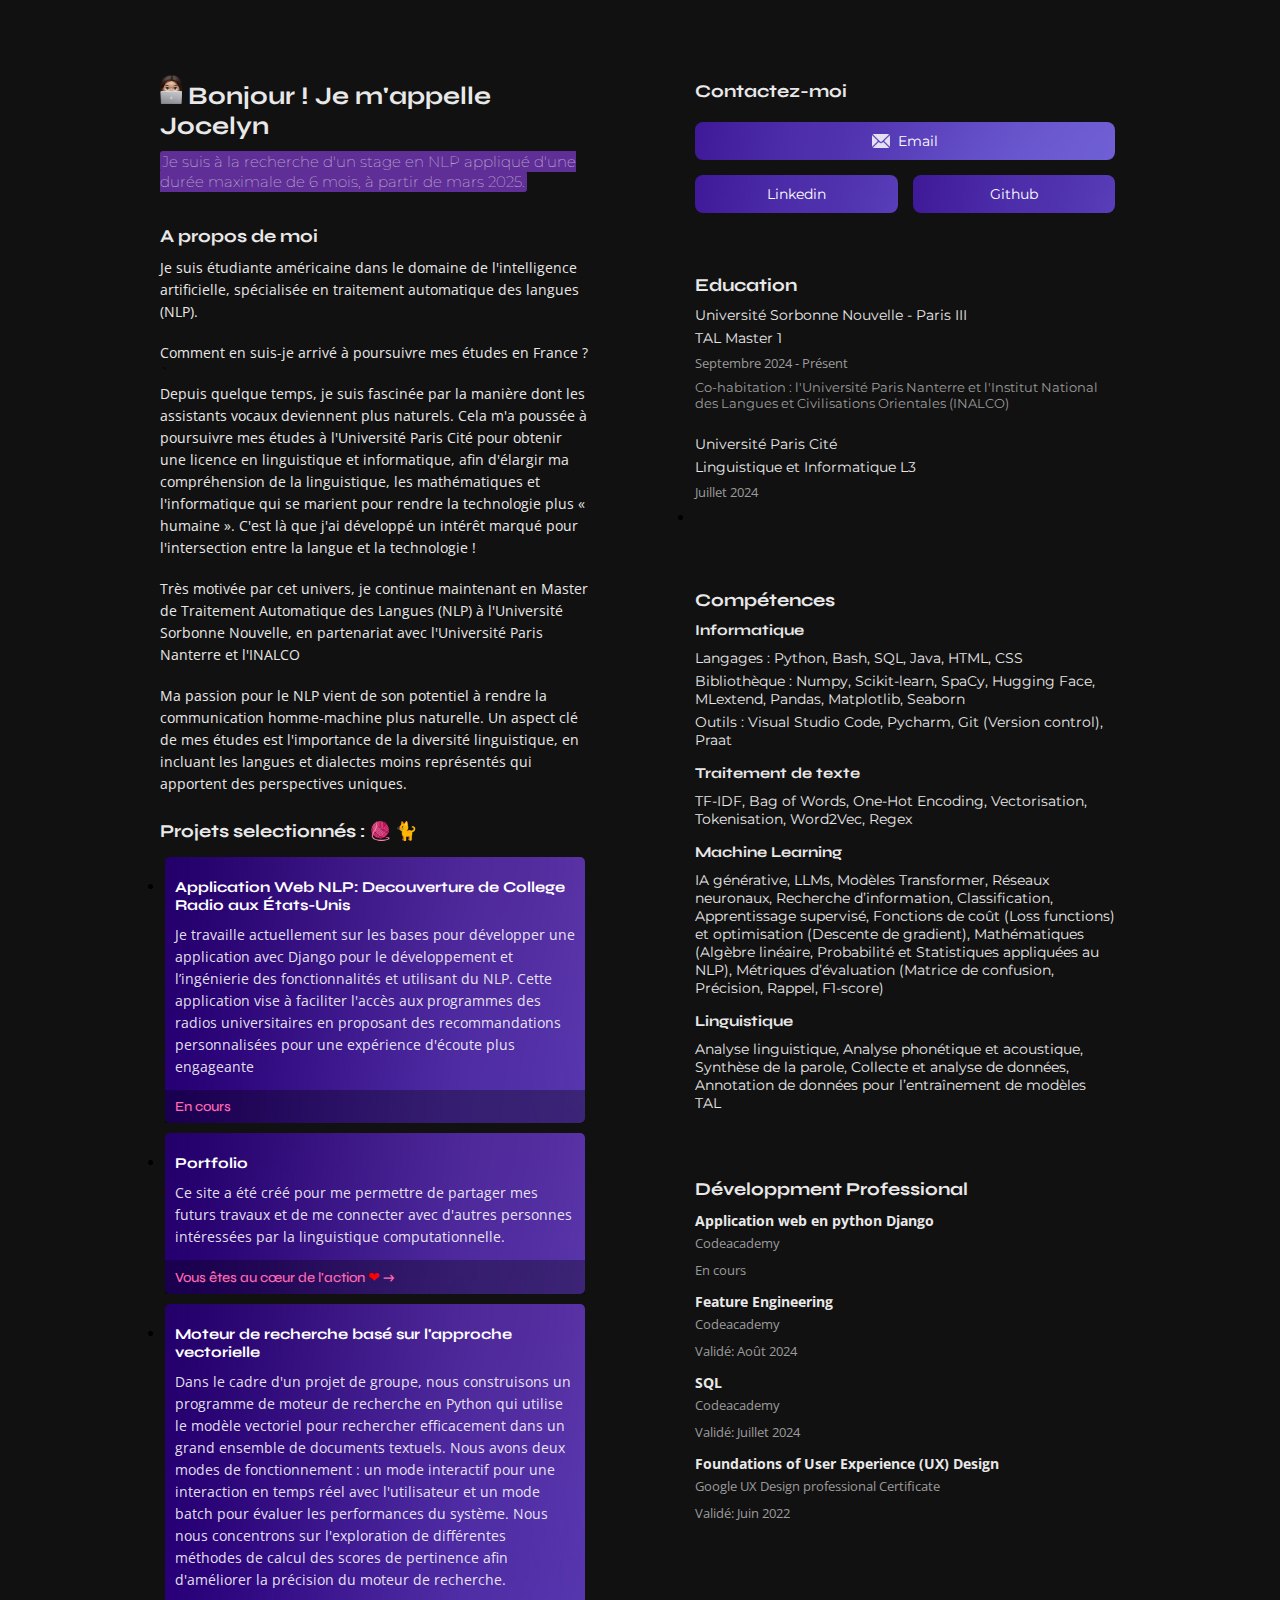
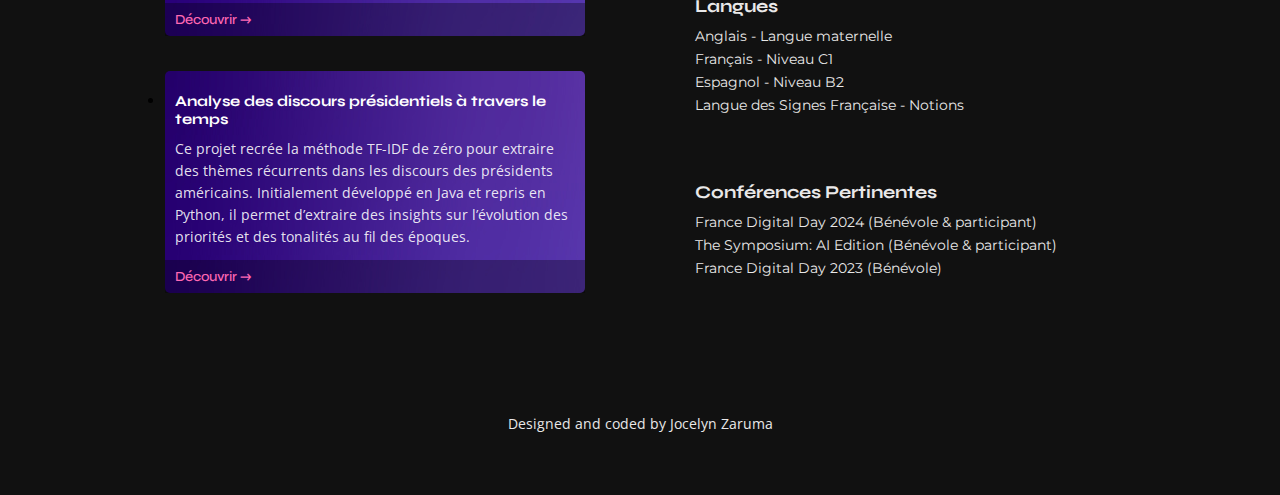
<file: index.html>
<!DOCTYPE html>
<html lang="en">
<head>
    <link rel="stylesheet" href="./style.css">
    <meta charset="UTF-8">
    <meta http-equiv="X-UA-Compatible" content="IE=edge">
    <meta name="viewport" content="width=device-width, initial-scale=1.0">
    <title>Linguistique Informatique : Jocelyn Zaruma</title>
    
</head>


<body>
    <div class="page-wrapper">
        <div class="side-1">
            <h1 class="my_name"><img class = "my_photo" src="./assets/my_memoji.png" alt=""> Bonjour ! Je m'appelle Jocelyn </h1>

            <h3 class="sub-quote"><span class="highlight">Je suis à la recherche d'un stage en NLP appliqué d'une durée maximale de 6 mois, à partir de mars 2025.</span></h3>
            <br>

            <!-------- About me ------->

            <h1>A propos de moi</h1>
            <p>Je suis étudiante américaine dans le domaine de l'intelligence artificielle, spécialisée en traitement automatique des langues (NLP).</p>
            <br>
            <p>Comment en suis-je arrivé à poursuivre mes études en France ?</p>`<br>

            <p>Depuis quelque temps, je suis fascinée par la manière dont les assistants vocaux deviennent plus naturels. Cela m'a poussée à poursuivre mes études à l'Université Paris Cité pour obtenir une licence en linguistique et informatique, afin d'élargir ma compréhension de la linguistique, les mathématiques et l'informatique qui se marient pour rendre la technologie plus « humaine ». C'est là que j'ai développé un intérêt marqué pour l'intersection entre la langue et la technologie ! </p>
            <br>
             
                
            <p>Très motivée par cet univers, je continue maintenant en Master de Traitement Automatique des Langues (NLP) à l'Université Sorbonne Nouvelle, en partenariat avec l'Université Paris Nanterre et l'INALCO </p>

            <br>
            <p>
                Ma passion pour le NLP vient de son potentiel à rendre la communication homme-machine plus naturelle. Un aspect clé de mes études est l'importance de la diversité linguistique, en incluant les langues et dialectes moins représentés qui apportent des perspectives uniques.  
            </p>

                


            <div class="wrapper about_me">
                
            
                    
            </div> 

            <!-------- Projects------->

            <h1>Projets selectionnés : <span>&#129526</span>  <span>&#128008</span> </h1>
            <div class="wrapper">
                <ul>
                    <li class ="card">
                        <h2 class="card-title">Application Web NLP: Decouverture de College Radio aux États-Unis</h2>
                        <p class="card-description">Je travaille actuellement sur les bases pour développer une application avec Django pour le développement et l’ingénierie des fonctionnalités et utilisant du NLP. Cette application vise à faciliter l'accès aux programmes des radios universitaires en proposant des recommandations personnalisées pour une expérience d'écoute plus engageante
                             </p>
                        <a class="card-button">En cours</a>
                    </li>
                
                    <li class ="card">
                        <h2 class="card-title">Portfolio </h2>
                        <p class="card-description">Ce site a été créé pour me permettre de
                             partager mes futurs travaux et de me connecter avec d'autres 
                             personnes intéressées par la linguistique computationnelle.  
                        </p>
                        <a class="card-button" href="https://github.com/cd-jocelyn-z/cd-jocelyn-z.github.io" target="_blank">Vous êtes au cœur de l'action <span style="color: red;">&#10084;</span> &rarr;</a>
                    </li>

                    <li class ="card">
                        <h2 class="card-title">Moteur de recherche basé sur l'approche vectorielle</h2>
                        <p class="card-description">Dans le cadre d'un projet de groupe,
                            nous construisons un programme de moteur de recherche en Python
                             qui utilise le modèle vectoriel pour rechercher efficacement
                             dans un grand ensemble de documents textuels. Nous avons deux
                             modes de fonctionnement : un mode interactif pour une interaction
                            en temps réel avec l'utilisateur et un mode batch pour évaluer
                            les performances du système. Nous nous concentrons sur
                            l'exploration de différentes méthodes de calcul des scores
                            de pertinence afin d'améliorer la précision du moteur de recherche.
                             </p>
                             <a class="card-button" href="https://github.com/cd-jocelyn-z/Moteur-de-recherche" target="_blank">Découvrir &rarr;</a>
                    </li>


                </ul>

            </div>  

            <div class="wrapper">
                <ul> 
                    <li class ="card">
                        <h2 class="card-title">Analyse des discours présidentiels à travers le temps </h2>
                        <p class="card-description">
                            Ce projet recrée la méthode TF-IDF de zéro pour extraire des thèmes récurrents dans les discours des présidents américains. Initialement développé en Java et repris en Python, il permet d’extraire des insights sur l’évolution des priorités et des tonalités au fil des époques.
 
                        </p>
                        <a class="card-button" href="https://github.com/cd-jocelyn-z/Mesure-de-similarite-discours-presidentielles" target="_blank">Découvrir &rarr;</a>
                    </li>
                
                </ul>
            </div>
 
        </div>


        <div class="side-2">
            <!-------- contact -------->
            <div class="wrapper">
                <h1>Contactez-moi</h1>
                <ul class="soc-col">

                    <a class="social-card soc-col-email" href="mailto:jocelyn.zaruma@etu.U-paris.fr">
                        <img class="social-card-icon" src="./assets/mail_icon.png" alt="">
                        <div class="social-card-text" >Email</div>
                    </a>
                    
                    <a class="social-card" href="https://www.linkedin.com/in/jocelyn-zaruma/">
                        <div class="social-card-text">Linkedin</div>
                    </a>

                    <a class="social-card" href="git">
                        <div class="social-card-text">Github</div>
                    </a>
                </ul>
                
            </div>
          
             <!-------- Education ------->
             <div class="wrapper">
                <h1>Education</h1>
                <ul>
                    <li class="element-list">Université Sorbonne Nouvelle - Paris III</li>
                    <li class="element-list">TAL Master 1</li>
                    <p class="element-list-description"> Septembre 2024 - Présent</p>
        
                    <li class="element-list-description">Co-habitation : l'Université Paris Nanterre et l'Institut National des Langues et Civilisations Orientales (INALCO)</li>
                    <br>
                </ul>

                <ul>
                    <li class="element-list">Université Paris Cité</li>
                    <li class="element-list">Linguistique et Informatique L3</li>
                    <p class="element-list-description"> Juillet 2024</p>
                    <li></li>
                </ul>
            </div> 

            <!-------- Building blocks ------->
            <div class="wrapper">
                <h1 class="section-title">Compétences</h1>
                
                <h2 class="category-title">Informatique</h2>
                <ul class="skills-list">
                    <li class="element-list">Langages : Python, Bash, SQL, Java, HTML, CSS</li>
                    <li class="element-list">Bibliothèque : Numpy, Scikit-learn, SpaCy, Hugging Face, MLextend, Pandas, Matplotlib, Seaborn</li>
                    <li class="element-list">Outils : Visual Studio Code, Pycharm, Git (Version control), Praat</li>
                </ul>
                
                <h2 class="category-title">Traitement de texte</h2>
                <ul class="skills-list">
                    <li class="element-list">TF-IDF, Bag of Words, One-Hot Encoding, Vectorisation, Tokenisation, Word2Vec, Regex</li>
                </ul>
                
                <h2 class="category-title">Machine Learning</h2>
                <ul class="skills-list">
                    <li class="element-list"> IA générative, LLMs, Modèles Transformer, Réseaux neuronaux, Recherche d’information, Classification, Apprentissage supervisé, Fonctions de coût (Loss functions) et optimisation (Descente de gradient), Mathématiques (Algèbre linéaire, Probabilité et Statistiques appliquées au NLP), Métriques d’évaluation (Matrice de confusion, Précision, Rappel, F1-score)</li>
                </ul>
                
                <h2 class="category-title">Linguistique</h2>
                <ul class="skills-list">
                    <li class="element-list">Analyse linguistique, Analyse phonétique et acoustique, Synthèse de la parole, Collecte et analyse de données, Annotation de données pour l’entraînement de modèles TAL</li>
                </ul>
                
            </div>
            
            <!-------- Professional Development ------->
            <div class="wrapper">
                <h1>Développment Professional</h1>
                <ul>

                    <li class="element-list">
                        <p class="element-list-title">Application web en python Django</p>
                        <p class="element-list-description">Codeacademy </p>
                        <p class="element-list-description">En cours</p>
                    </li>

                    <li class="element-list">
                        <p class="element-list-title">Feature Engineering</p>
                        <p class="element-list-description">Codeacademy </p>
                        <p class="element-list-description">Validé: Août 2024</p>
                    </li>

                    <li class="element-list">
                        <p class="element-list-title">SQL</p>
                        <p class="element-list-description">Codeacademy</p>
                        <p class="element-list-description">Validé: Juillet 2024</p>
                    </li>

                    <li class="element-list">
                        <p class="element-list-title">Foundations of User Experience (UX) Design</p>
                        <p class="element-list-description">Google UX Design professional Certificate</p>
                        <p class="element-list-description">Validé: Juin 2022</p>
                    </li>

                </ul>
            </div>


             <!-------- Current coursrework ------->
           
            <!-------- Previous coursrework ------->
        
            
            <!-------- Languages  ------->
            <div class="wrapper">
                <h1>Langues</h1>
                <ul>
                    <li class="element-list">Anglais - Langue maternelle</li>
                    <li class="element-list">Français - Niveau C1</li>
                    <li class="element-list">Espagnol - Niveau B2</li>
                    <li class="element-list">Langue des Signes Française - Notions </li>
                </ul>
            </div>  
            <!-------- Conferences Pertinent ------->
            <div class="wrapper">
                <h1>Conférences Pertinentes</h1>
                <ul>
                    <li class="element-list">France Digital Day 2024 (Bénévole & participant)</li>
                    <li class="element-list">The Symposium: AI Edition (Bénévole & participant)</li>
                    <li class="element-list">France Digital Day 2023 (Bénévole)</li>
                </ul>
            </div>  
            
        </div>

    </div>

    <!-------- Footer------->
    <footer>
        <div class="footer-main">
            <div class="footer-grid">
                <div class="footer-1">
                    <p> Designed and coded by Jocelyn Zaruma</p>
                </div>
            </div>
        </div>
    </footer>
    
</body>
</html>
</file>
<file: style.css>
/* ------------ Font Bank ------------ */
 @import url('https://fonts.googleapis.com/css2?family=Montserrat:ital,wght@0,400;0,800;1,500&display=swap');
 @import url('https://fonts.googleapis.com/css2?family=Azeret+Mono:wght@300;500;600&family=Montserrat:ital,wght@0,400;0,800;1,500&display=swap');
 
 
 @import url('https://fonts.googleapis.com/css2?family=Open+Sans&display=swap');
 @import url('https://fonts.googleapis.com/css2?family=Open+Sans&family=Syne:wght@400;500;600;700&display=swap');
 
  /* ------------ Body setup ------------ */
 *{
     padding: 0;
     margin: 0;
     box-sizing: border-box;    
     font-family: 'Montserrat', sans-serif;
    
     
 }
 body{
     background-color: #111111;
     /* background-color: #16171b ; */
 }
 
 
 
 #wrapper {
    margin: 0 auto;
    width: 100%;
  }
  
  header {
    height: 90px;
    width: 100%;
    overflow: hidden;
    background: white url('assets/mesh_1.jpeg') no-repeat center center;
    background-size: cover;
    -webkit-background-size: cover;
    -moz-background-size: cover;
    -o-background-size: cover;
    /* The two lines below make the photo opaque. No Apacity = 1  Full Opacity = 0  :-) */
    opacity: 0.6;
    line-height: 2.8em;
  }
 
  /* ------------ Wrapper Setup ------------ */
  .wrapper {
    margin-bottom: 15px;
    padding: 5px;
 }
 
 .page-wrapper{
    display: grid;
    grid-template-columns: repeat(2,1fr);
    grid-gap: 100px;
    background-color: #111111;
    width: 960px;
    margin: 0 auto;
    padding-bottom: 90px;
 }
 
 .side-1{
   
    padding-top: 60px;
    
 }
 .side-2{
    display: grid;
    grid-template-columns: 1fr ;
    padding-top: 60px;
 }
 
 
  /* ------------ My photo ------------ */
 
 
 .my_photo{
 
    width: 5%;
 
 }
 
 
 
  /* ------------ Text styling ------------ */
 
 
 h1{
     color: #e9e8e8;
     margin-top: 15px;
     margin-bottom: 10px;
     font-size: 18px;
     font-family: 'Syne', sans-serif;
     /*font-family: 'Montserrat', sans-serif; */
     
 
 }
  h2{
     color: #e9e8e8;
     margin-top: 10px;
     font-size: 15px;
     margin-bottom: 10px;
     font-family: 'Syne', sans-serif;
     
  }
 
  h3{
    color:#e9e8e8;
    font-size: 15px;
    font-weight: 100;
    font-family: 'Syne', sans-serif;
   
 }
 

 .sub-quote {
    font-family: 'Open Sans', sans-serif;
    font-size: 15px;


 }
 
 
  p {
     font-size: 14px;
     color: #e9e8e8;
     line-height: 22px;
     font-family: 'Open Sans', sans-serif;
    
  }
 
  .element-list{
     color: #e9e8e8;
     list-style: none;
     padding-bottom: 5px;
     font-size: 14px;
     
  }

  .element-list-description {
   color: #9b9b9b;
   list-style: none;
   padding-bottom: 5px;
   font-size: 13px;
  }

  .element-list-title {
   font-weight: bold;
   font-size: 14px;
   }
 
  .my_name {
    font-size: 25px;
 }
 
 .key_course{
    color: rgb(204, 77, 204);
    font-style: italic;
 }
 
 .highlight {
   color: #e9e8e8; 
   background-color: rgb(96, 46, 151); 
   font-weight: medium; 
   padding: 1px 2px; 
   border-radius: 3px;
}

   /* ------------ Icon styling------------ */ 

.soc-col-email{
    width: 100%;
}

  /* ------------ Social Column ------------ */
 
  .soc-col {
    display: grid;
    gap: 15px;
    grid-template-columns: 1fr 1fr ;
    padding-top: 10px;
 }
 
 
 .soc-col-read {
    display: grid;
    grid-template-columns: 1fr ;
    padding-top: 10px;
  }

 
  .soc-col .me {
     width: 100%;
  }
 
 
  /* ------------ Social Card ------------*/

  .social-card-icon {
    width: 18px;
    margin-right: 8px;
  }

  .social-card-text {
    color: white;
    font-size: 14px;
  }
 
  .social-card {
    display: flex;
    flex-direction: row;
    justify-content: center;
    align-items: center;
    background-image: url('assets/mesh_2.jpeg');
    background-position: -150px center;
    text-decoration: none;
    border-radius: 8px;
    padding-top: 10px;
    padding-bottom: 10px;
 }
 
 .social-card-read p{
    display: grid;
    grid-template-columns: 1fr  ;
 
    padding-right: 5px;
    padding-left: 15px;
    padding-top: 1px;
    padding-bottom: 10px;
    background-color: #202125;
    border-radius: 5px;
    margin: 0 auto;
    margin-bottom: 5px;
    text-align: center;
 
 }
 
 .soc-col-email {
    grid-column: 1 / span 2;
  }
  
 
 /* ------------ Card design ------------*/
 
 .card{
    background-image: url('assets/mesh_2.jpeg');
    padding-top: 10px;
    padding-bottom: 0px;
    border-radius: 5px;
    margin-bottom: 10px;
 }
 
 .card-title {
    color: #ffffff;
    padding-left: 10px;
    padding-right: 10px;
 }
 
 .card-description {
    color: #ffffffe2;
    margin-bottom: 12px;
    padding-left: 10px;
    padding-right: 10px;
 }
 
 .card-button {
    color: #FF69B4;
    display: block;
    width: 100%;
    font-size: 14px;
    font-weight: 500;
    text-decoration: none;
    background-color: rgba(0, 0, 0, 0.309);
    padding-left: 10px;
    padding-right: 10px;
    padding-top: 8px;
    padding-bottom: 8px;
    font-family: 'Syne', sans-serif;
 }
 
 
 /* ------------ Card styling ------------*/
 .photo img{
    width: 400px;
 }
 
 /* ------------ Link styling ------------*/
 
  .link{
     margin: 0 auto;
     padding: 5px;
  }
 
  a{
    color: rgb(97, 67, 186);
 }
 
 
 
 
  /* ------------ Footer ------------ */
 
  .footer-main{
     background-color: #111111;
     /* padding: 20px; */
     padding-bottom: 60px;
  }
 
  .footer-grid {
     display: grid;
     grid-template-columns: repeat(auto-fit, minmax(200px, 1fr));
     grid-auto-rows: auto;
     grid-gap: 10px;
     margin: 0 auto;
     max-width: 100%;
     /*padding-left: 180px; */
  }
 
  .footer-1 {
     margin: 0 auto;
  }
 
  /* ------------ Responsive design ------------*/
  @media (max-width: 750px){
     .page-wrapper{
         width: 90%;
         grid-template-columns: 1fr;
         padding-bottom: 5px;  
         grid-gap: 5px;
     }
 
     .side-1{
         width: 100%;
         padding-bottom: 0;
         margin-bottom: 0;
     }
 
     .me{
         margin: 0 auto;
         grid-template-columns: 1fr 1fr;
         padding: 10px;
     }
 
        
 
    

     .side-2{
         padding-top: 0px;
         padding-bottom: 0;
         margin-bottom: 0;
         width: 100%;
        
 
     }
 
     .soc-col {
         grid-template-columns: 1fr 1fr;
         grid-template-rows: auto auto;
 
     }

     .footer-grid {
        padding: 10px;
    }
 
  }
</file>
